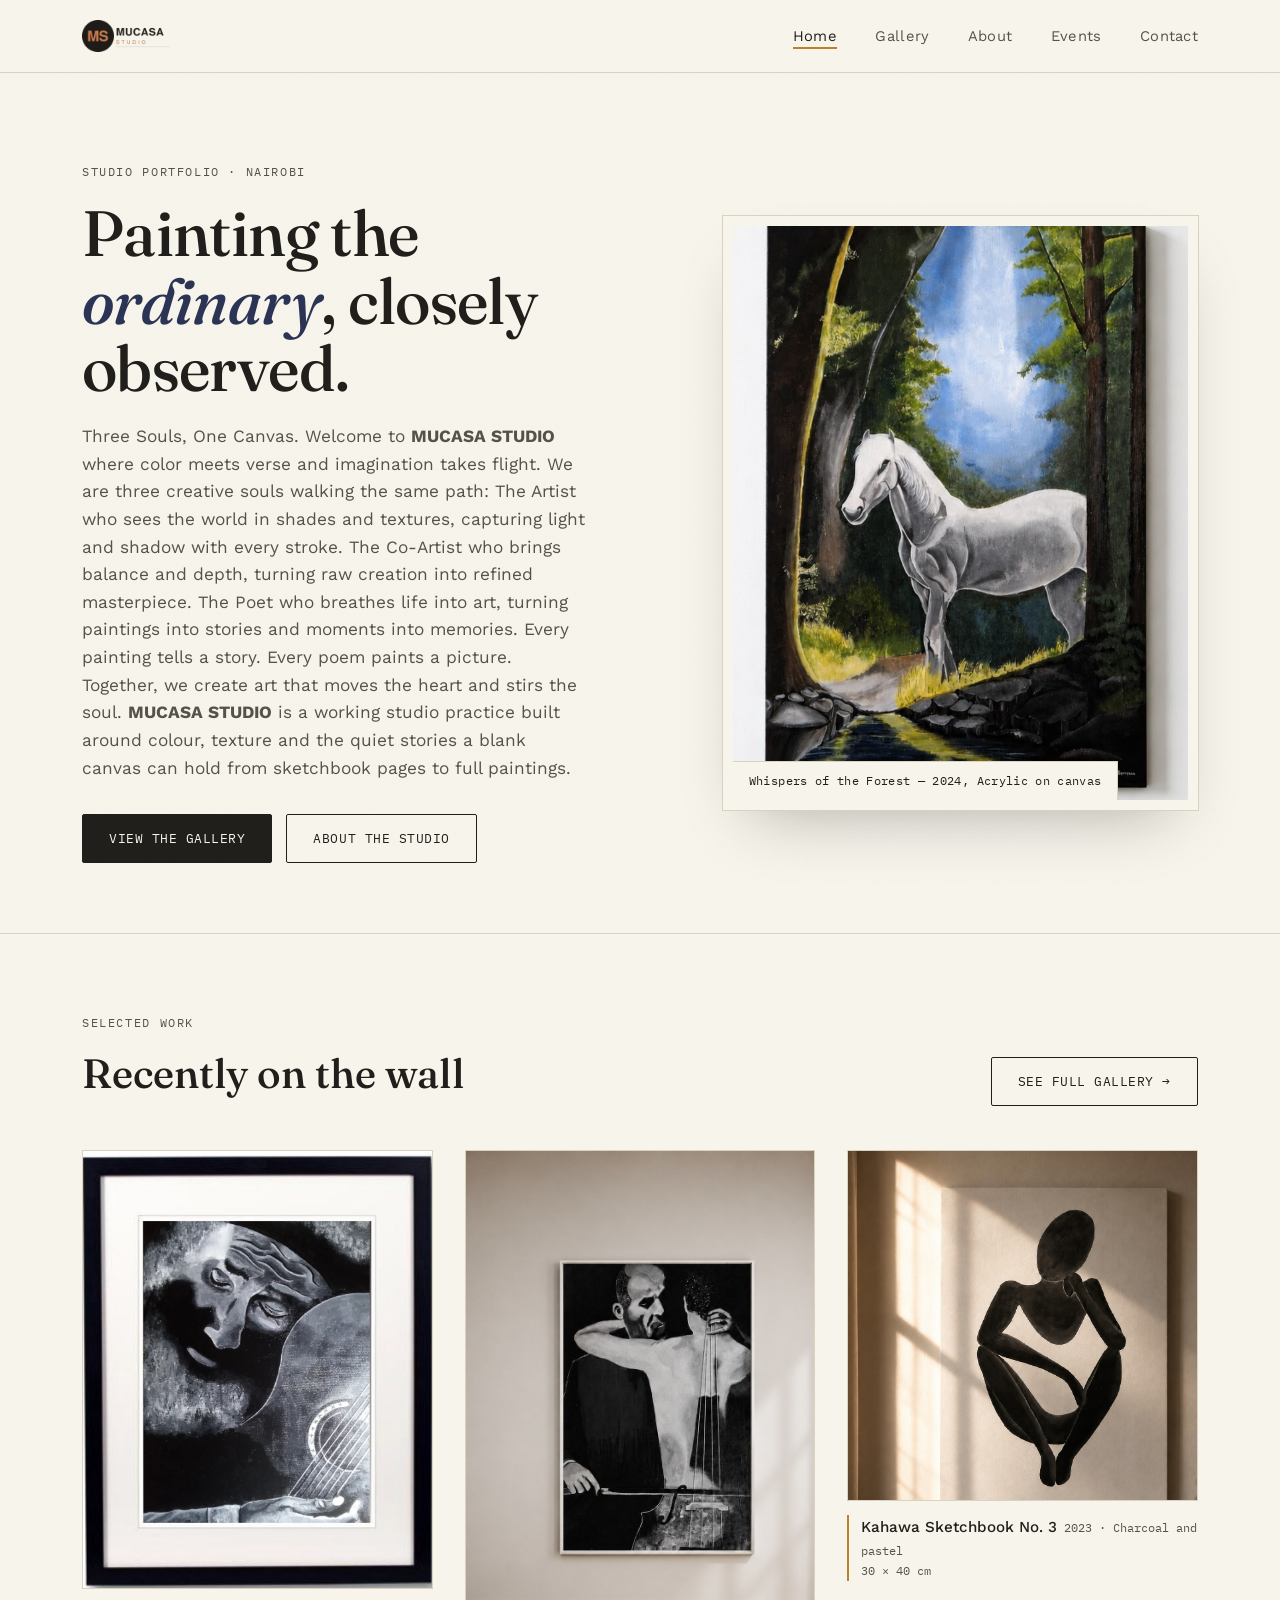
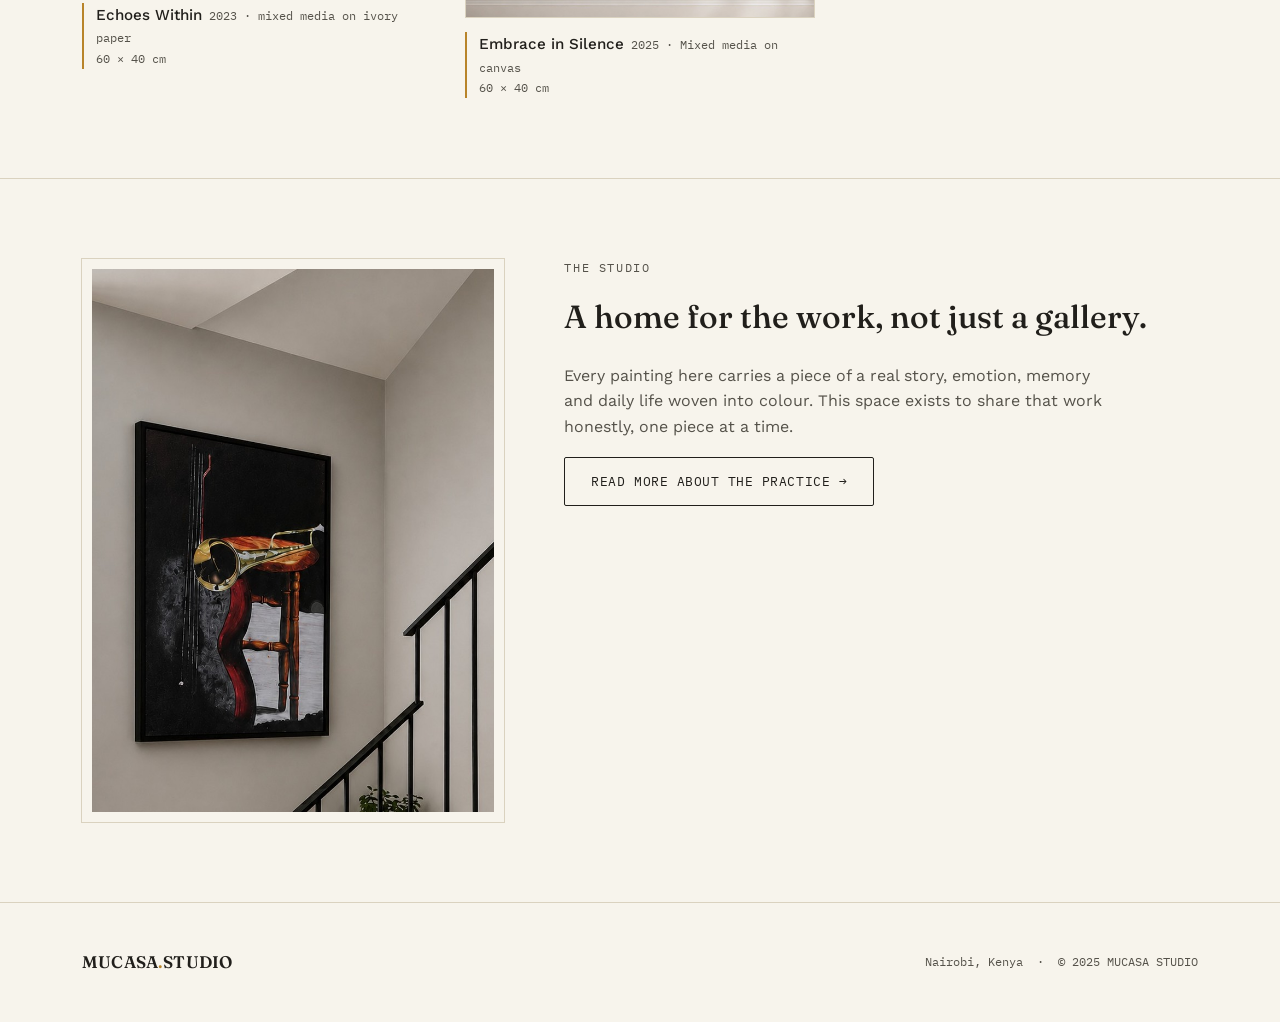
<file: index.html>
<!DOCTYPE html>
<html lang="en">
<head>
<meta charset="UTF-8">
<meta name="viewport" content="width=device-width, initial-scale=1.0">
<title>MUCASA STUDIO — Contemporary Art from Nairobi</title>
<meta name="description" content="MUCASA ART is the studio portfolio of a Nairobi-based artist working in paint, ink and mixed media.">
<link rel="stylesheet" href="css/style.css">
</head>
<body>

<nav class="site-nav">
  <div class="nav-inner">
     <a href="index.html" class="brand brand-logo">
      <img src="images/logo.png" alt="MUCASA STUDIO">
    </a>
    <button class="nav-toggle" aria-label="Toggle menu">MENU</button>
    <ul class="nav-links">
      <li><a href="index.html">Home</a></li>
      <li><a href="gallery.html">Gallery</a></li>
      <li><a href="about.html">About</a></li>
      <li><a href="events.html">Events</a></li>
      <li><a href="contact.html">Contact</a></li>
    </ul>
  </div>
</nav>

<header class="hero">
  <div class="wrap hero-grid">
    <div>
      <div class="eyebrow">Studio portfolio · Nairobi</div>
      <h1>Painting the <em>ordinary</em>, closely observed.</h1>
      <p class="lede">Three Souls, One Canvas.

Welcome to <b>MUCASA STUDIO</b> where color meets verse and imagination takes flight.

We are three creative souls walking the same path:

The Artist who sees the world in shades and textures, capturing light and shadow with every stroke.

The Co-Artist who brings balance and depth, turning raw creation into refined masterpiece.

The Poet who breathes life into art, turning paintings into stories and moments into memories.

Every painting tells a story. Every poem paints a picture. Together, we create art that moves the heart and stirs the soul. <b>MUCASA STUDIO</b> is a working studio practice built around colour, texture and the quiet stories a blank canvas can hold  from sketchbook pages to full paintings.</p>
      <div class="hero-cta">
        <a href="gallery.html" class="btn btn-solid">View the gallery</a>
        <a href="about.html" class="btn">About the studio</a>
      </div>
    </div>
    <div class="hero-frame reveal" id="heroFrame">
      <img id="heroImage" src="images/hero.jpg" alt="Hero artwork" style="width:100%; height:100%; object-fit:cover;">
      <div class="plate">Whispers of the Forest — 2024, Acrylic on canvas</div>
    </div>
  </div>
</header>

<section class="section">
  <div class="wrap">
    <div class="section-head">
      <div>
        <div class="eyebrow">Selected work</div>
        <h2>Recently on the wall</h2>
      </div>
      <a href="gallery.html" class="btn">See full gallery &rarr;</a>
    </div>
    <div class="gallery-grid" id="featuredGrid"></div>
  </div>
</section>

<section class="section">
  <div class="wrap about-grid">
    <div class="reveal">
      <div class="about-portrait" id="studioPortrait">
        <img id="studioImage" src="images/studio.jpg" alt="Studio preview" style="width:100%; height:100%; object-fit:cover;">
      </div>
    </div>
    <div class="reveal">
      <div class="eyebrow">The studio</div>
      <h2 style="font-family:var(--display); font-weight:500; font-size:2rem; margin:14px 0 20px;">A home for the work, not just a gallery.</h2>
      <p style="color:var(--ink-soft); max-width:55ch; margin-bottom:18px;">Every painting here carries a piece of a real story, emotion, memory and daily life woven into colour. This space exists to share that work honestly, one piece at a time.</p>
      <a href="about.html" class="btn">Read more about the practice &rarr;</a>
    </div>
  </div>
</section>

<footer class="site-footer">
  <div class="wrap footer-inner">
    <a href="index.html" class="brand">MUCASA<span>.</span>STUDIO</a>
    <div class="footer-meta">Nairobi, Kenya &nbsp;·&nbsp; &copy; 2025 MUCASA STUDIO</div>
  </div>
</footer>

<script src="js/main.js"></script>
</body>
</html>
</file>
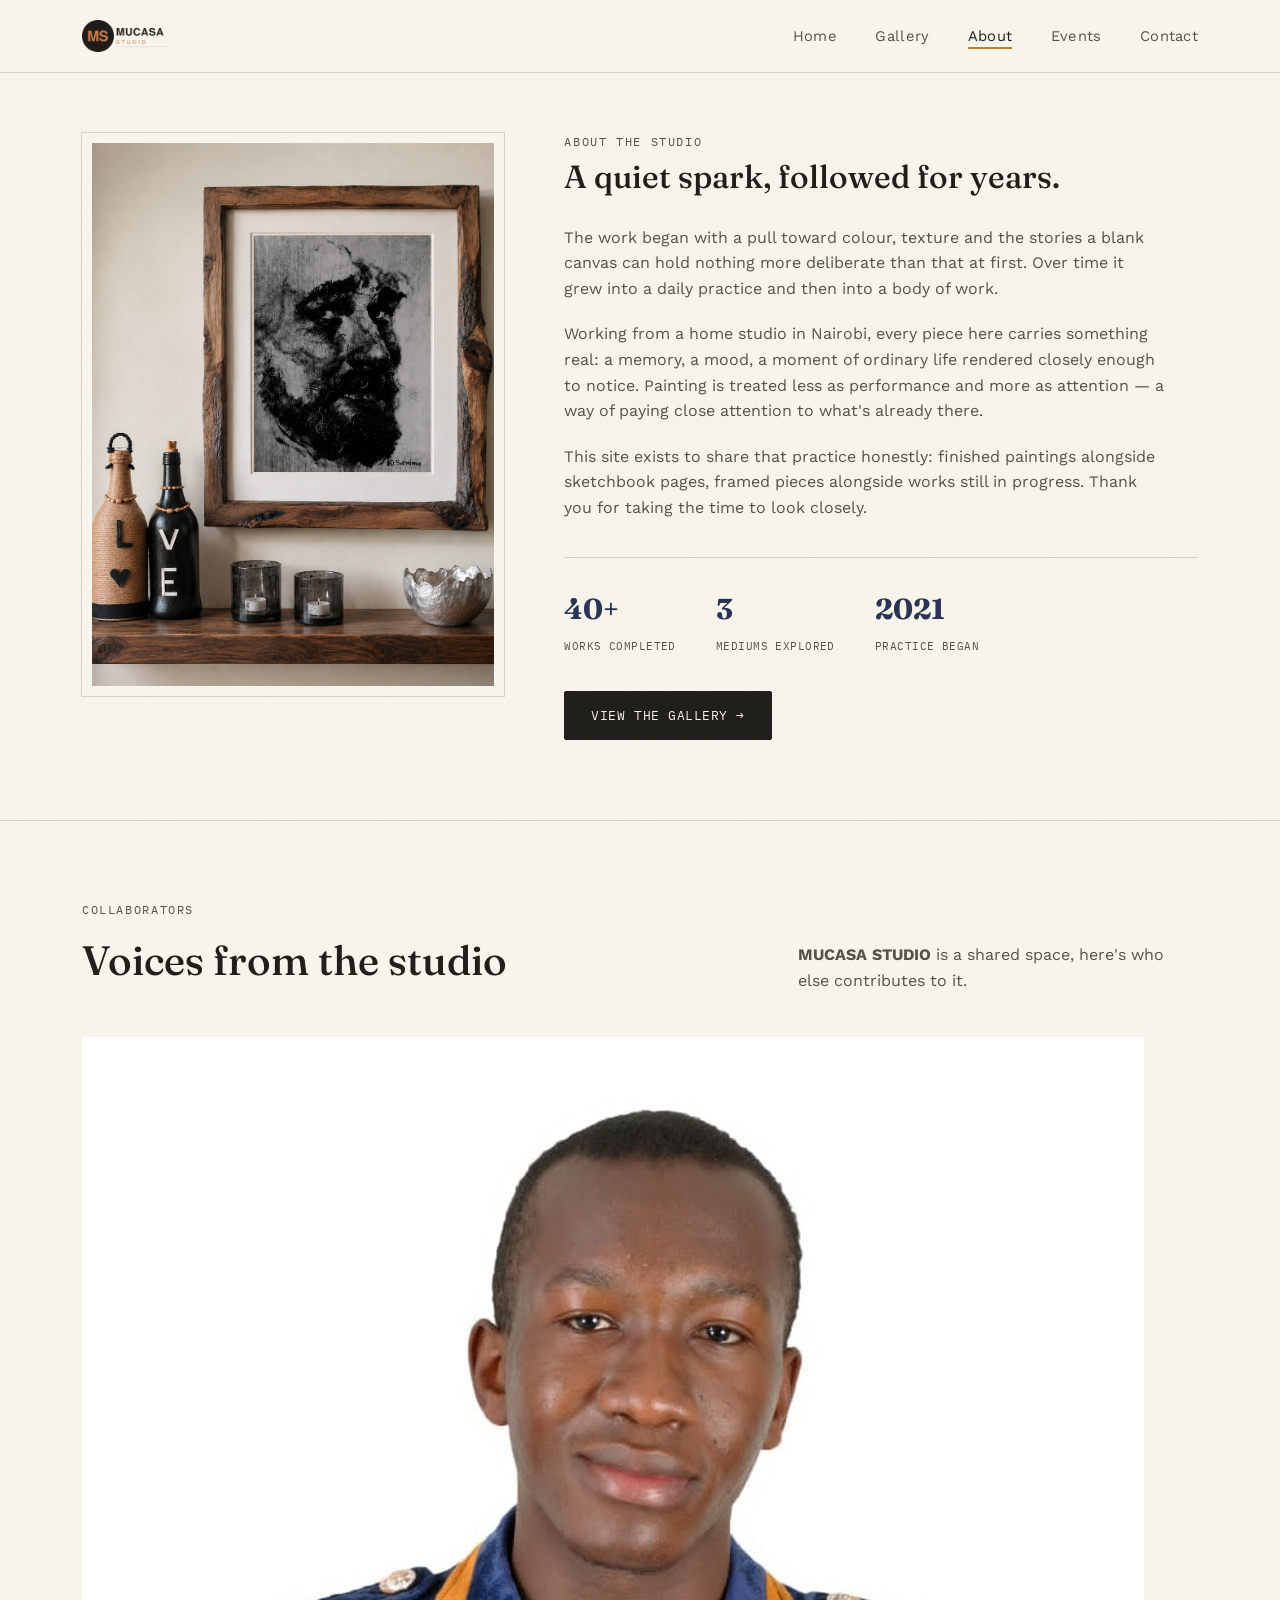
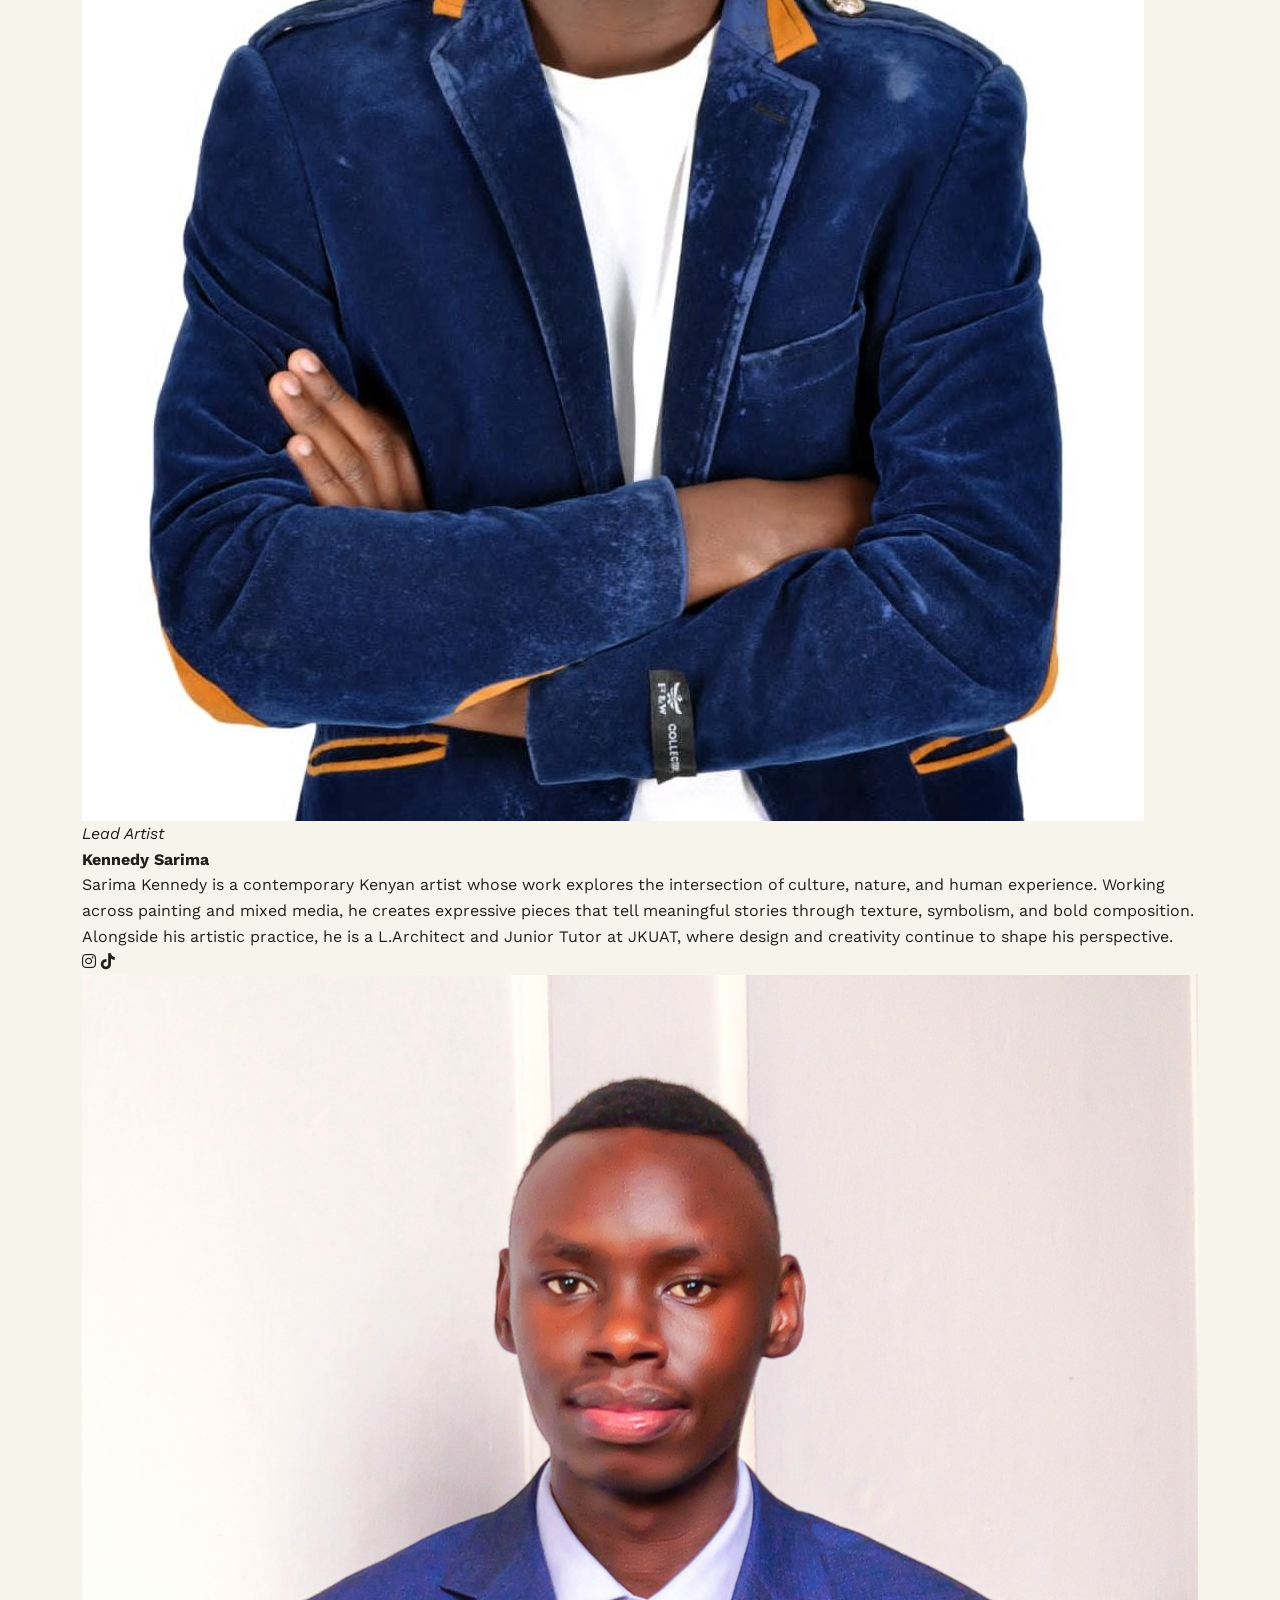
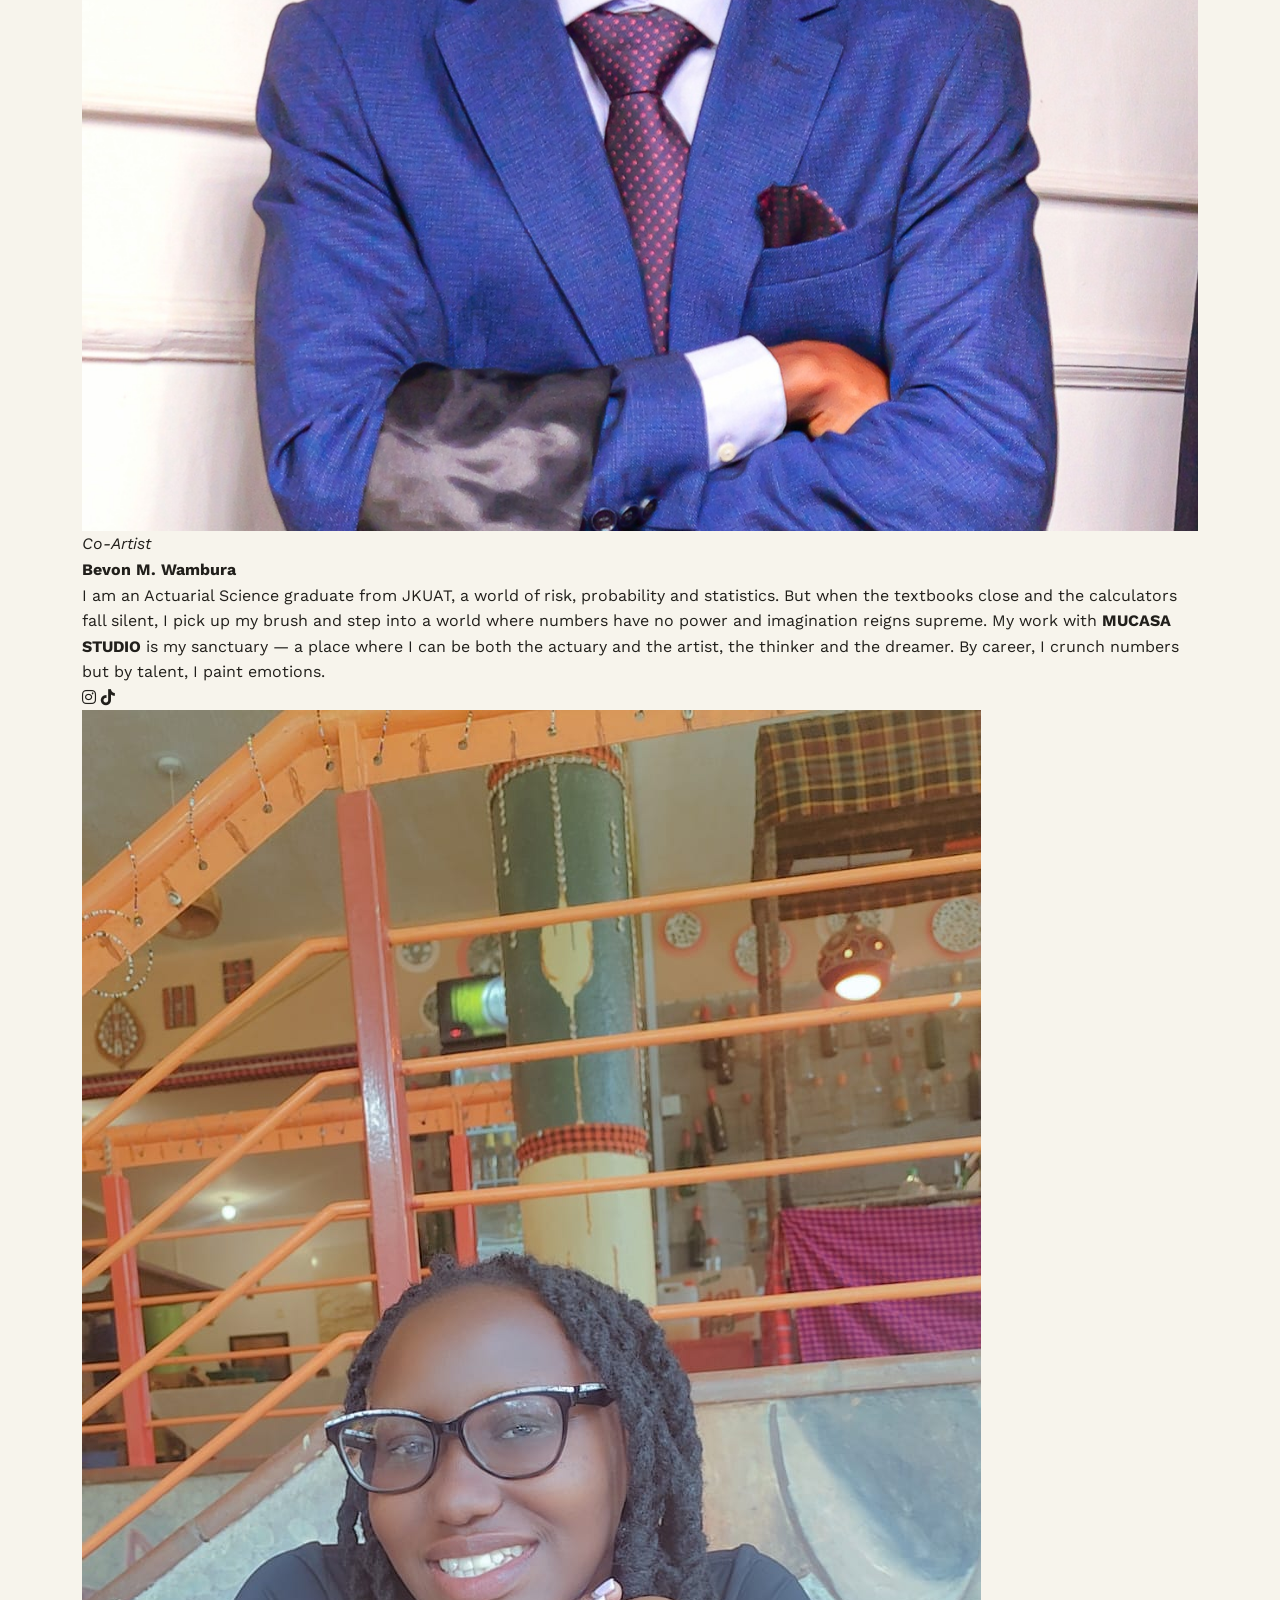
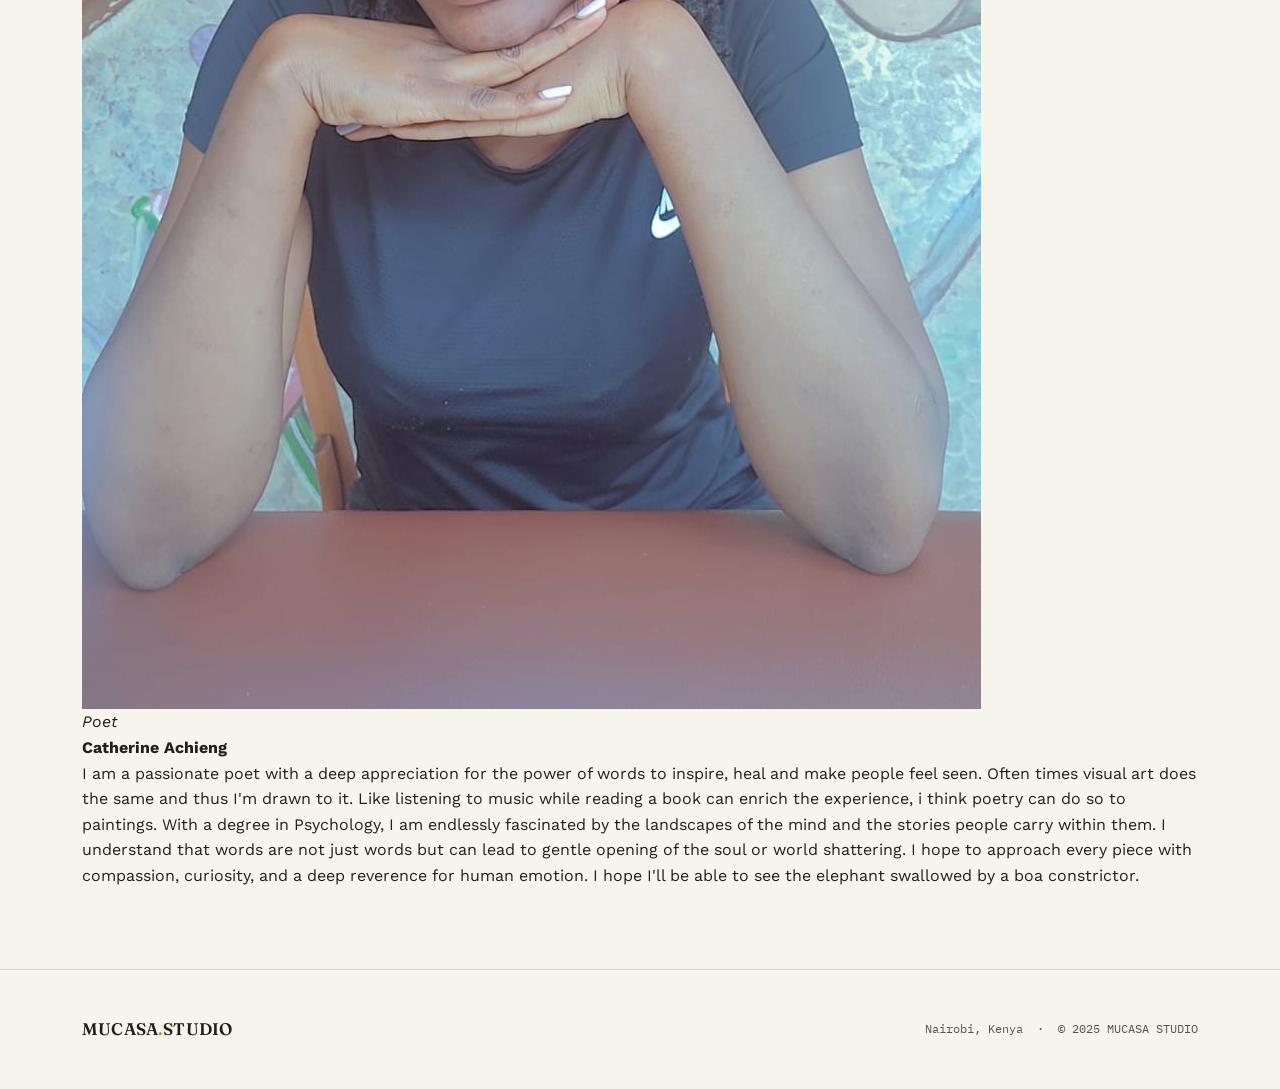
<file: about.html>
<!DOCTYPE html>
<html lang="en">
<head>
<meta charset="UTF-8">
<meta name="viewport" content="width=device-width, initial-scale=1.0">
<title>About — MUCASA STUDIO</title>
<link rel="stylesheet" href="css/style.css">
<link rel="stylesheet" href="https://cdnjs.cloudflare.com/ajax/libs/font-awesome/6.4.0/css/all.min.css">
</head>
<body>

<nav class="site-nav">
  <div class="nav-inner">
     <a href="index.html" class="brand brand-logo">
      <img src="images/logo.png" alt="MUCASA STUDIO">
    </a>
    <button class="nav-toggle" aria-label="Toggle menu">MENU</button>
    <ul class="nav-links">
      <li><a href="index.html">Home</a></li>
      <li><a href="gallery.html">Gallery</a></li>
      <li><a href="about.html">About</a></li>
      <li><a href="events.html">Events</a></li>
      <li><a href="contact.html">Contact</a></li>
    </ul>
  </div>
</nav>

<section class="section" style="padding-top:60px;">
  <div class="wrap about-grid">
    <div class="reveal">
      <div class="about-portrait">
        <img src="images/dashboard.jpg" alt="Portrait of the artist" style="width:100%;height:100%;object-fit:cover;"
             onerror="this.style.display='none'; this.nextElementSibling.style.display='flex';">
        <div class="no-image" style="display:none; position:absolute; inset:0; align-items:center; justify-content:center; text-align:center; padding:12px; font-family:var(--mono); font-size:0.68rem; color:var(--ink-soft);">
          Add images/artist.jpg
        </div>
      </div>
    </div>
    <div class="about-copy reveal">
      <div class="eyebrow">About the studio</div>
      <h2>A quiet spark, followed for years.</h2>
      <p>The work began with a pull toward colour, texture and the stories a blank canvas can hold nothing more deliberate than that at first. Over time it grew into a daily practice and then into a body of work.</p>
      <p>Working from a home studio in  Nairobi, every piece here carries something real: a memory, a mood, a moment of ordinary life rendered closely enough to notice. Painting is treated less as performance and more as attention — a way of paying close attention to what's already there.</p>
      <p>This site exists to share that practice honestly: finished paintings alongside sketchbook pages, framed pieces alongside works still in progress. Thank you for taking the time to look closely.</p>

      <div class="stat-row">
        <div class="stat"><b>40+</b><span>Works completed</span></div>
        <div class="stat"><b>3</b><span>Mediums explored</span></div>
        <div class="stat"><b>2021</b><span>Practice began</span></div>
      </div>

      <a href="gallery.html" class="btn btn-solid" style="margin-top:34px;">View the gallery &rarr;</a>
    </div>
  </div>
</section>

<section class="section">
  <div class="wrap">
    <div class="section-head">
      <div>
        <div class="eyebrow">Collaborators</div>
        <h2>Voices from the studio</h2>
      </div>
      <p><b>MUCASA STUDIO</b> is a shared space, here's who else contributes to it.</p>
    </div>

    <div class="team-grid">

      
      <div class="team-card reveal">
        <div class="team-photo">
          <img src="images/artist.jpg" alt="Portrait of the lead artist"
               onerror="this.style.display='none'; this.nextElementSibling.style.display='flex';">
          <div class="no-image" style="display:none;">Add images/artist.jpg</div>
        </div>
        <div class="team-role"><i>Lead Artist</i></div>
        <div class="team-name"><b>Kennedy Sarima</b></div>
        <p class="team-desc">Sarima Kennedy is a contemporary Kenyan artist whose work explores the intersection of culture, nature, and human experience. Working across painting and mixed media, he creates expressive pieces that tell meaningful stories through texture, symbolism, and bold composition. Alongside his artistic practice, he is a L.Architect and Junior Tutor at JKUAT, where design and creativity continue to shape his perspective.</p>
        <div class="team-social">
          <a href="#" aria-label="Instagram"><i class="fab fa-instagram"></i></a>
          <a href="#" aria-label="TikTok"><i class="fab fa-tiktok"></i></a>
        </div>
      </div>

      
      
      <div class="team-card reveal">
        <div class="team-photo">
          <img src="images/co-artist.jpg" alt="Portrait of the co-artist"
               onerror="this.style.display='none'; this.nextElementSibling.style.display='flex';">
          <div class="no-image" style="display:none;">Add images/co-artist.jpg</div>
        </div>
        <div class="team-role"><i>Co-Artist</i></div>
        <div class="team-name"><b>Bevon M. Wambura</b></div>
        <p class="team-desc">I am an Actuarial Science graduate from JKUAT, a world of risk, probability and statistics. But when the textbooks close and the calculators fall silent, I pick up my brush and step into a world where numbers have no power and imagination reigns supreme. My work with <b>MUCASA STUDIO</b> is my sanctuary — a place where I can be both the actuary and the artist, the thinker and the dreamer. By career, I crunch numbers but by talent, I paint emotions.</p>
        <div class="team-social">
          <a href="https://www.instagram.com/@just_kurian" aria-label="Instagram"><i class="fab fa-instagram"></i></a>
          <a href="https://www.tiktok.com/@just_kurian" aria-label="TikTok"><i class="fab fa-tiktok"></i></a>
        </div>
      </div>

      <!-- Poet -->
      <div class="team-card reveal">
        <div class="team-photo">
          <img src="images/poet.jpg" alt="Portrait of the poet"
               onerror="this.style.display='none'; this.nextElementSibling.style.display='flex';">
          <div class="no-image" style="display:none;">Add images/poet.jpg</div>
        </div>
        <div class="team-role"><i>Poet</i></div>
        <div class="team-name"><b>Catherine Achieng</b></div>
        <p class="team-desc">I am a passionate poet with a deep appreciation for the power of words to inspire, heal and make people feel seen. Often times visual art does the same and thus I'm drawn to it.  Like listening to music while reading a book can enrich the experience, i think poetry can do so to paintings.

With a degree in Psychology, I am endlessly fascinated by the landscapes of the mind and the stories people carry within them. I understand that words are not just words but can lead to gentle opening of the soul or world shattering.  I hope to approach every piece with compassion, curiosity, and a deep reverence for human emotion. I hope I'll be able to see the elephant swallowed by a boa constrictor.</p>
      </div>

    </div>
  </div>
</section>

<footer class="site-footer">
  <div class="wrap footer-inner">
    <a href="index.html" class="brand">MUCASA<span>.</span>STUDIO</a>
    <div class="footer-meta"> Nairobi, Kenya &nbsp;·&nbsp; &copy; 2025 MUCASA STUDIO</div>
  </div>
</footer>

<script src="js/main.js"></script>
</body>
</html>
</file>
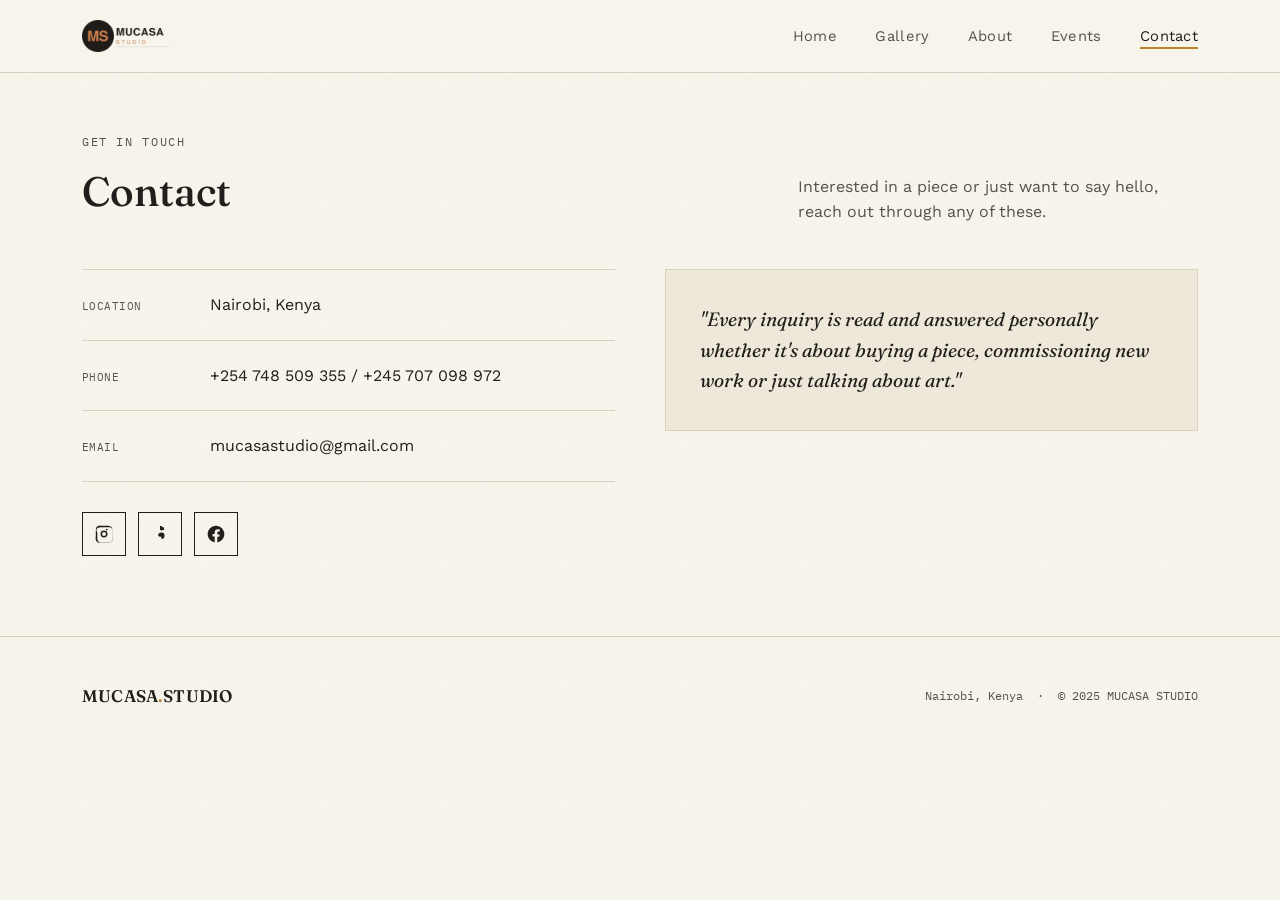
<file: contact.html>
<!DOCTYPE html>
<html lang="en">
<head>
<meta charset="UTF-8">
<meta name="viewport" content="width=device-width, initial-scale=1.0">
<title>Contact — MUCASA STUDIO</title>
<link rel="stylesheet" href="css/style.css">
</head>
<body>

<nav class="site-nav">
  <div class="nav-inner">
     <a href="index.html" class="brand brand-logo">
      <img src="images/logo.png" alt="MUCASA STUDIO">
    </a>
    <button class="nav-toggle" aria-label="Toggle menu">MENU</button>
    <ul class="nav-links">
      <li><a href="index.html">Home</a></li>
      <li><a href="gallery.html">Gallery</a></li>
      <li><a href="about.html">About</a></li>
      <li><a href="events.html">Events</a></li>
      <li><a href="contact.html">Contact</a></li>
    </ul>
  </div>
</nav>

<section class="section" style="padding-top:60px;">
  <div class="wrap">
    <div class="section-head">
      <div>
        <div class="eyebrow">Get in touch</div>
        <h2>Contact</h2>
      </div>
      <p>Interested in a piece or just want to say hello, reach out through any of these.</p>
    </div>

    <div class="contact-grid">
      <div class="reveal">
        <ul class="contact-list">
          <li><span class="k">Location</span><span class="v">Nairobi, Kenya</span></li>
          <li><span class="k">Phone</span><span class="v"><a href="tel:+254748509355">+254 748 509 355 / +245 707 098 972</a></span></li>
          <li><span class="k">Email</span><span class="v"><a href="mailto:mucasaarts@gmail.com">mucasastudio@gmail.com</a></span></li>
        </ul>
        <div class="social-row">
          <a href="https://www.instagram.com/mucasa_studio?igsh=NTc4MTIwNjQ2YQ==" aria-label="Instagram" target="_blank" rel="noopener noreferrer">
            <svg role="img" aria-hidden="true" width="20" height="20" viewBox="0 0 24 24" fill="currentColor" xmlns="http://www.w3.org/2000/svg">
              <path d="M12 2.163c3.204 0 3.584.012 4.85.07 1.17.056 1.97.24 2.427.403.61.213 1.045.47 1.504.93.459.459.717.894.93 1.504.163.457.347 1.257.403 2.427.058 1.266.07 1.646.07 4.85s-.012 3.584-.07 4.85c-.056 1.17-.24 1.97-.403 2.427-.213.61-.47 1.045-.93 1.504-.459.459-.894.717-1.504.93-.457.163-1.257.347-2.427.403-1.266.058-1.646.07-4.85.07s-3.584-.012-4.85-.07c-1.17-.056-1.97-.24-2.427-.403-.61-.213-1.045-.47-1.504-.93-.459-.459-.717-.894-.93-1.504-.163-.457-.347-1.257-.403-2.427C2.175 15.584 2.163 15.204 2.163 12s.012-3.584.07-4.85c.056-1.17.24-1.97.403-2.427.213-.61.47-1.045.93-1.504.459-.459.894-.717 1.504-.93.457-.163 1.257-.347 2.427-.403C8.416 2.175 8.796 2.163 12 2.163zm0 1.838c-3.17 0-3.548.012-4.797.069-1.03.048-1.588.219-1.957.364-.49.197-.84.433-1.21.803-.37.37-.606.72-.803 1.21-.145.369-.316.927-.364 1.957C3.975 9.452 3.963 9.83 3.963 13s.012 3.548.069 4.797c.048 1.03.219 1.588.364 1.957.197.49.433.84.803 1.21.37.37.72.606 1.21.803.369.145.927.316 1.957.364 1.249.057 1.627.069 4.797.069s3.548-.012 4.797-.069c1.03-.048 1.588-.219 1.957-.364.49-.197.84-.433 1.21-.803.37-.37.606-.72.803-1.21.145-.369.316-.927.364-1.957.057-1.249.069-1.627.069-4.797s-.012-3.548-.069-4.797c-.048-1.03-.219-1.588-.364-1.957-.197-.49-.433-.84-.803-1.21-.37-.37-.72-.606-1.21-.803-.369-.145-.927-.316-1.957-.364C15.548 4.013 15.17 4.001 12 4.001z M12 7.838a4.162 4.162 0 1 1 0 8.324 4.162 4.162 0 0 1 0-8.324zm0 1.838a2.324 2.324 0 1 0 0 4.648 2.324 2.324 0 0 0 0-4.648zm4.406-2.991a1.01 1.01 0 1 1-2.02 0 1.01 1.01 0 0 1 2.02 0z"/>
            </svg>
          </a>
          <a href="https://www.tiktok.com/@mucasa__studio" aria-label="TikTok" target="_blank" rel="noopener noreferrer">
            <svg role="img" aria-hidden="true" width="20" height="20" viewBox="0 0 24 24" fill="currentColor" xmlns="http://www.w3.org/2000/svg">
              <path d="M12.002 2.25v5.06c1.03 0 1.85.27 2.56.78 0 0 .01-2.68 1.93-3.86 0 0-.95-.57-2.14-.95V2.25h-2.34zM9.79 14.1a3.83 3.83 0 1 1 3.828 3.902V7.31H16.86v-3.01h-3.242v10.8A3.83 3.83 0 0 1 9.79 14.1z"/>
            </svg>
          </a>
          <a href="https://www.facebook.com/Mucasa_Studio" aria-label="Facebook" target="_blank" rel="noopener noreferrer">
            <svg role="img" aria-hidden="true" width="20" height="20" viewBox="0 0 24 24" fill="currentColor" xmlns="http://www.w3.org/2000/svg">
              <path d="M22 12.07C22 6.51 17.52 2 12 2S2 6.51 2 12.07C2 17.1 5.66 21.14 10.44 21.98V14.89H7.9v-2.82h2.54V10.3c0-2.5 1.49-3.89 3.78-3.89 1.1 0 2.25.2 2.25.2v2.47h-1.26c-1.24 0-1.62.77-1.62 1.56v1.87h2.77l-.44 2.82h-2.33V22C18.34 21.14 22 17.1 22 12.07z"/>
            </svg>
          </a>
        </div>
      </div>

      <div class="reveal">
        <div class="contact-note">
          "Every inquiry is read and answered personally whether it's about buying a piece, commissioning new work or just talking about art."
        </div>
      </div>
    </div>
  </div>
</section>

<footer class="site-footer">
  <div class="wrap footer-inner">
    <a href="index.html" class="brand">MUCASA<span>.</span>STUDIO</a>
    <div class="footer-meta">Nairobi, Kenya &nbsp;·&nbsp; &copy; 2025 MUCASA STUDIO</div>
  </div>
</footer>

<script src="js/main.js"></script>
</body>
</html>
</file>
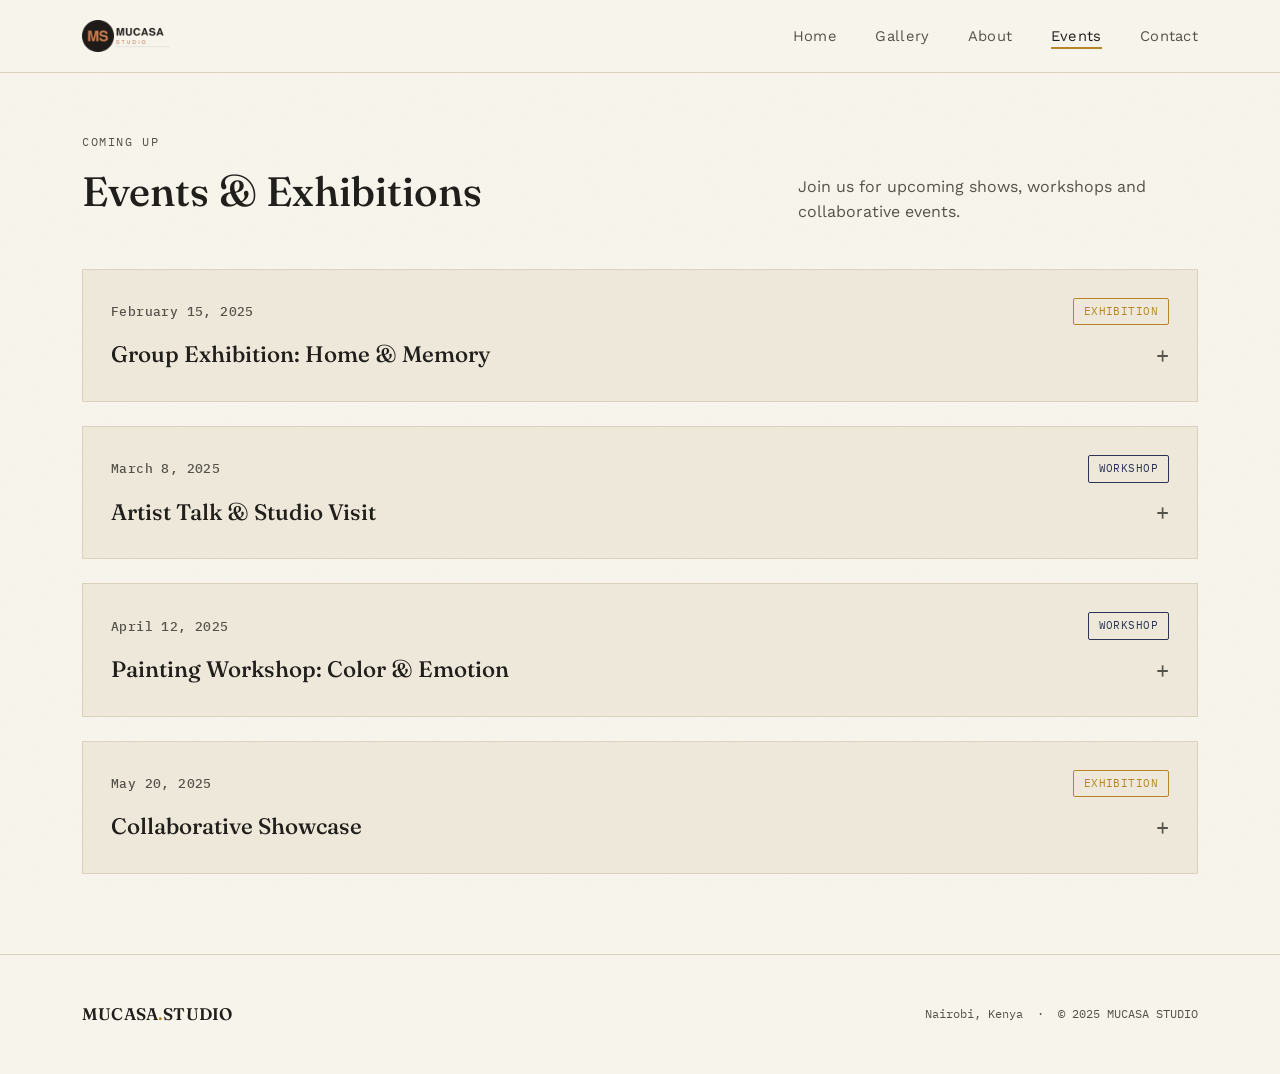
<file: events.html>
<!DOCTYPE html>
<html lang="en">
<head>
<meta charset="UTF-8">
<meta name="viewport" content="width=device-width, initial-scale=1.0">
<title>Events — MUCASA STUDIO</title>
<link rel="stylesheet" href="css/style.css">
</head>
<body>

<nav class="site-nav">
  <div class="nav-inner">
     <a href="index.html" class="brand brand-logo">
      <img src="images/logo.png" alt="MUCASA STUDIO">
    </a>
    <button class="nav-toggle" aria-label="Toggle menu">MENU</button>
    <ul class="nav-links">
      <li><a href="index.html">Home</a></li>
      <li><a href="gallery.html">Gallery</a></li>
      <li><a href="about.html">About</a></li>
      <li><a href="events.html">Events</a></li>
      <li><a href="contact.html">Contact</a></li>
    </ul>
  </div>
</nav>

<section class="section" style="padding-top:60px;">
  <div class="wrap">
    <div class="section-head">
      <div>
        <div class="eyebrow">Coming up</div>
        <h2>Events & Exhibitions</h2>
      </div>
      <p>Join us for upcoming shows, workshops and collaborative events.</p>
    </div>
    <div class="events-list" id="eventsList"></div>
  </div>
</section>

<footer class="site-footer">
  <div class="wrap footer-inner">
    <a href="index.html" class="brand">MUCASA<span>.</span>STUDIO</a>
    <div class="footer-meta">Nairobi, Kenya &nbsp;·&nbsp; &copy; 2025 MUCASA STUDIO</div>
  </div>
</footer>

<script src="js/main.js"></script>
</body>
</html>
</file>
<file: css/style.css>
/* ===========================================================
   MUCASA ART — design tokens
   Palette:
     --wall     #F7F4EC  gallery wall (warm plaster white)
     --ink      #211F1B  near-black text
     --card     #EEE8DA  card / label plaster
     --line     #DAD2BF  hairline rule
     --indigo   #2B3454  deep indigo (adire-dye accent)
     --ochre    #B8842A  ochre gold (beadwork accent)
     --clay     #A24B34  muted clay red (used sparingly)
   Type:
     Display — 'Fraunces' (characterful serif, used with restraint)
     Body    — 'Work Sans'
     Utility — 'IBM Plex Mono' (plaque numbers, labels, meta)
   =========================================================== */

@import url('https://fonts.googleapis.com/css2?family=Fraunces:ital,opsz,wght@0,9..144,400;0,9..144,500;0,9..144,600;1,9..144,500&family=Work+Sans:wght@300;400;500;600&family=IBM+Plex+Mono:wght@400;500&display=swap');

:root {
  --wall: #F7F4EC;
  --wall-deep: #F1ECE0;
  --ink: #211F1B;
  --ink-soft: #55524A;
  --card: #EEE8DA;
  --line: #DAD2BF;
  --indigo: #2B3454;
  --ochre: #B8842A;
  --clay: #A24B34;

  --display: 'Fraunces', serif;
  --body: 'Work Sans', sans-serif;
  --mono: 'IBM Plex Mono', monospace;

  --max: 1180px;
}

.brand-logo {
  display: inline-flex;
  align-items: center;
}

.brand-logo img {
  height: 32px;   /* small and neat; try 28px for even smaller */
  width: auto;
  display: block;
}

@media (max-width: 600px) {
  .brand-logo img { height: 28px; }
}

* { margin: 0; padding: 0; box-sizing: border-box; }

html { scroll-behavior: smooth; }

body {
  font-family: var(--body);
  background: var(--wall);
  color: var(--ink);
  line-height: 1.6;
  -webkit-font-smoothing: antialiased;
}

/* subtle paper-grain texture instead of a glossy gradient */
body::before {
  content: '';
  position: fixed;
  inset: 0;
  pointer-events: none;
  z-index: 0;
  opacity: 0.5;
  background-image: url("data:image/svg+xml,%3Csvg xmlns='http://www.w3.org/2000/svg' width='120' height='120'%3E%3Cfilter id='n'%3E%3CfeTurbulence type='fractalNoise' baseFrequency='0.9' numOctaves='2' stitchTiles='stitch'/%3E%3C/filter%3E%3Crect width='100%25' height='100%25' filter='url(%23n)' opacity='0.035'/%3E%3C/svg%3E");
}

a { color: inherit; text-decoration: none; }
img { display: block; max-width: 100%; }
ul { list-style: none; }

.eyebrow {
  font-family: var(--mono);
  font-size: 0.72rem;
  letter-spacing: 0.14em;
  text-transform: uppercase;
  color: var(--ink-soft);
}

.wrap {
  max-width: var(--max);
  margin: 0 auto;
  padding: 0 32px;
  position: relative;
  z-index: 1;
}

/* ---------- Nav ---------- */
.site-nav {
  position: sticky;
  top: 0;
  z-index: 100;
  background: rgba(247, 244, 236, 0.88);
  backdrop-filter: blur(6px);
  border-bottom: 1px solid var(--line);
}

.nav-inner {
  max-width: var(--max);
  margin: 0 auto;
  padding: 20px 32px;
  display: flex;
  align-items: center;
  justify-content: space-between;
}

.brand {
  font-family: var(--display);
  font-weight: 600;
  font-size: 1.35rem;
  letter-spacing: 0.01em;
}

.brand span { color: var(--ochre); }

.nav-links {
  display: flex;
  gap: 2.4rem;
}

.nav-links a {
  font-size: 0.92rem;
  letter-spacing: 0.02em;
  color: var(--ink-soft);
  position: relative;
  padding-bottom: 4px;
  transition: color 0.25s ease;
}

.nav-links a:hover,
.nav-links a.active {
  color: var(--ink);
}

.nav-links a.active::after {
  content: '';
  position: absolute;
  left: 0; right: 0; bottom: 0;
  height: 2px;
  background: var(--ochre);
}

.nav-toggle { display: none; }

@media (max-width: 720px) {
  .nav-links {
    position: fixed;
    top: 68px; left: 0; right: 0;
    background: var(--wall);
    border-bottom: 1px solid var(--line);
    flex-direction: column;
    gap: 0;
    padding: 8px 0;
    transform: translateY(-8px);
    opacity: 0;
    pointer-events: none;
    transition: all 0.2s ease;
  }
  .nav-links.open {
    transform: translateY(0);
    opacity: 1;
    pointer-events: auto;
  }
  .nav-links a { padding: 14px 32px; width: 100%; }
  .nav-toggle {
    display: block;
    background: none;
    border: none;
    font-family: var(--mono);
    font-size: 0.85rem;
    cursor: pointer;
    color: var(--ink);
  }
}

/* ---------- Buttons ---------- */
.btn {
  display: inline-flex;
  align-items: center;
  gap: 10px;
  font-family: var(--mono);
  font-size: 0.82rem;
  letter-spacing: 0.04em;
  text-transform: uppercase;
  padding: 13px 26px;
  border: 1px solid var(--ink);
  border-radius: 2px;
  transition: all 0.25s ease;
}

.btn:hover { background: var(--ink); color: var(--wall); }

.btn-solid {
  background: var(--ink);
  color: var(--wall);
}

.btn-solid:hover { background: var(--indigo); border-color: var(--indigo); }

/* ---------- Hero (index) ---------- */
.hero {
  padding: 90px 0 70px;
  border-bottom: 1px solid var(--line);
}

.hero-grid {
  display: grid;
  grid-template-columns: 1.1fr 0.9fr;
  gap: 60px;
  align-items: center;
}

.hero h1 {
  font-family: var(--display);
  font-weight: 500;
  font-size: clamp(2.6rem, 5vw, 4.2rem);
  line-height: 1.05;
  letter-spacing: -0.01em;
  margin: 18px 0 22px;
}

.hero h1 em {
  font-style: italic;
  color: var(--indigo);
}

.hero p.lede {
  font-size: 1.08rem;
  color: var(--ink-soft);
  max-width: 46ch;
  margin-bottom: 32px;
}

.hero-cta { display: flex; gap: 14px; flex-wrap: wrap; }

/* framed hero artwork block — signature element preview */
.hero-frame {
  position: relative;
  aspect-ratio: 4/5;
  background: linear-gradient(155deg, var(--indigo) 0%, #1b2338 60%, var(--clay) 130%);
  border: 10px solid var(--wall);
  outline: 1px solid var(--line);
  box-shadow: 0 30px 60px -30px rgba(33,31,27,0.35);
  overflow: hidden;
}

.hero-frame-overlay {
  transition: opacity 0.3s ease, background 0.3s ease;
}

.hero-frame-overlay:hover {
  background: rgba(0,0,0,0.1);
}

.hero-frame #heroImage.loaded ~ .hero-frame-overlay {
  display: none;
}

.hero-frame .plate {
  position: absolute;
  left: -1px; bottom: -1px;
  background: var(--wall);
  border: 1px solid var(--line);
  padding: 10px 16px;
  font-family: var(--mono);
  font-size: 0.72rem;
  letter-spacing: 0.03em;
}

/* ---------- Section scaffolding ---------- */
.section { padding: 80px 0; }
.section + .section { border-top: 1px solid var(--line); }

.section-head {
  display: flex;
  justify-content: space-between;
  align-items: flex-end;
  gap: 24px;
  margin-bottom: 44px;
  flex-wrap: wrap;
}

.section-head h2 {
  font-family: var(--display);
  font-weight: 500;
  font-size: clamp(1.9rem, 3.2vw, 2.6rem);
  margin-top: 8px;
}

.section-head p { color: var(--ink-soft); max-width: 40ch; }

/* ---------- Museum plaque — the signature element ---------- */
.plaque {
  font-family: var(--mono);
  font-size: 0.74rem;
  color: var(--ink-soft);
  line-height: 1.7;
  border-left: 2px solid var(--ochre);
  padding-left: 12px;
}

.plaque .plaque-title {
  font-family: var(--body);
  font-size: 0.95rem;
  color: var(--ink);
  font-weight: 500;
  letter-spacing: 0;
}

/* ---------- Gallery grid (staggered, not uniform boxes) ---------- */
.gallery-grid {
  display: grid;
  grid-template-columns: repeat(3, 1fr);
  gap: 80px 32px;
  /* Increased gap to prevent plaque overlap */
}

.piece {
  cursor: pointer;
  display: flex;
  flex-direction: column;
}

.piece:nth-child(3n+2) { margin-top: 0; }
.piece:nth-child(5n) { margin-top: 0; }

.piece-frame {
  aspect-ratio: var(--ar, 4/5);
  overflow: hidden;
  border: 1px solid var(--line);
  background: var(--card);
  position: relative;
}

.piece-frame img {
  width: 100%; height: 100%; object-fit: cover;
  transition: transform 0.6s cubic-bezier(.2,.8,.2,1);
}

.piece:hover .piece-frame img { transform: scale(1.045); }

.piece-frame .no-image {
  position: absolute; inset: 0;
  display: flex; align-items: center; justify-content: center;
  font-family: var(--mono);
  font-size: 0.7rem;
  color: var(--ink-soft);
  background:
    repeating-linear-gradient(45deg, var(--card), var(--card) 10px, var(--wall-deep) 10px, var(--wall-deep) 20px);
}

.piece .plaque { 
  margin-top: 14px;
  white-space: normal;
  word-wrap: break-word;
  overflow-wrap: break-word;
  flex-shrink: 0;
}

@media (max-width: 900px) {
  .gallery-grid { grid-template-columns: repeat(2, 1fr); }
  .piece:nth-child(3n+2), .piece:nth-child(5n) { margin-top: 0; }
}
@media (max-width: 560px) {
  .gallery-grid { grid-template-columns: 1fr; }
  .hero-grid { grid-template-columns: 1fr; }
}

/* Ensure the crafts grid doesn't visually overlap the footer */
#craftGrid {
  margin-bottom: 140px;
  position: relative;
  z-index: 1;
}
#craftGrid .piece {
  position: relative;
  z-index: 1;
}

/* Disable the stagger offsets inside the craft grid so plaques are not overlapped */
#craftGrid .piece:nth-child(3n+2),
#craftGrid .piece:nth-child(5n) {
  margin-top: 0 !important;
}

/* Ensure plaque text sits above neighbouring images */
#craftGrid .plaque {
  position: relative;
  z-index: 3;
  background: transparent;
}

/* ---------- Series gallery ---------- */
#seriesGrid {
  margin-bottom: 80px;
  position: relative;
  z-index: 1;
}

#seriesGrid .piece {
  position: relative;
  z-index: 1;
}

#seriesGrid .piece:nth-child(3n+2),
#seriesGrid .piece:nth-child(5n) {
  margin-top: 0 !important;
}

.series-badge {
  position: absolute;
  top: 12px;
  right: 12px;
  background: rgba(43, 52, 84, 0.9);
  color: #F7F4EC;
  padding: 6px 12px;
  font-family: var(--mono);
  font-size: 0.68rem;
  letter-spacing: 0.03em;
  text-transform: uppercase;
  border-radius: 2px;
  z-index: 2;
}

#seriesGrid .plaque {
  position: relative;
  z-index: 3;
  background: transparent;
}

/* Special sizing for featured craft piece */
.gallery-grid .piece.craft-feature {
  grid-column: 1 / -1;
  text-align: center;
}

.gallery-grid .piece.craft-feature .piece-frame {
  width: 360px;
  max-width: 72%;
  border: 1px solid var(--line);
  margin: 0 auto;
}

.gallery-grid .piece.craft-feature .plaque {
  margin: 12px auto 0;
  text-align: center;
}

.gallery-grid .piece.craft-feature .piece-frame img {
  width: 100%;
  height: auto;
  object-fit: contain;
}

@media (max-width: 720px) {
  .gallery-grid .piece.craft-feature .piece-frame { width: 320px; max-width: 84%; }
}

/* ---------- Filters (gallery page) ---------- */
.filters {
  display: flex;
  gap: 10px;
  flex-wrap: wrap;
}

.filter-btn {
  font-family: var(--mono);
  font-size: 0.72rem;
  letter-spacing: 0.03em;
  text-transform: uppercase;
  padding: 8px 16px;
  border: 1px solid var(--line);
  background: transparent;
  cursor: pointer;
  color: var(--ink-soft);
  transition: all 0.2s ease;
}

.filter-btn:hover { border-color: var(--ink); color: var(--ink); }

.filter-btn.active {
  background: var(--ink);
  color: var(--wall);
  border-color: var(--ink);
}

/* ---------- About page ---------- */
.about-grid {
  display: grid;
  grid-template-columns: 0.8fr 1.2fr;
  gap: 60px;
}

.about-portrait {
  position: relative;
  aspect-ratio: 3/4;
  background: linear-gradient(160deg, var(--ochre) 0%, var(--clay) 100%);
  border: 10px solid var(--wall);
  outline: 1px solid var(--line);
  overflow: hidden;
}

.studio-upload-overlay {
  position: absolute;
  inset: 0;
  display: flex;
  flex-direction: column;
  align-items: center;
  justify-content: center;
  gap: 16px;
  background: rgba(247, 244, 236, 0.88);
}

.studio-upload-overlay:hover {
  background: rgba(247, 244, 236, 0.95);
}

.about-copy p { margin-bottom: 20px; color: var(--ink-soft); max-width: 60ch; }
.about-copy h2 { font-family: var(--display); font-weight: 500; font-size: 2rem; margin-bottom: 22px; }

.stat-row {
  display: flex;
  gap: 40px;
  margin-top: 36px;
  border-top: 1px solid var(--line);
  padding-top: 28px;
}

.stat b {
  display: block;
  font-family: var(--display);
  font-size: 1.8rem;
  color: var(--indigo);
}

.stat span {
  font-family: var(--mono);
  font-size: 0.68rem;
  letter-spacing: 0.04em;
  text-transform: uppercase;
  color: var(--ink-soft);
}

@media (max-width: 720px) {
  .about-grid { grid-template-columns: 1fr; }
}

/* ---------- Contact page ---------- */
.contact-grid {
  display: grid;
  grid-template-columns: 1fr 1fr;
  gap: 50px;
}

.contact-list li {
  border-top: 1px solid var(--line);
  padding: 22px 0;
  display: flex;
  gap: 18px;
  align-items: baseline;
}

.contact-list li:last-child { border-bottom: 1px solid var(--line); }

.contact-list .k {
  font-family: var(--mono);
  font-size: 0.7rem;
  letter-spacing: 0.04em;
  text-transform: uppercase;
  color: var(--ink-soft);
  width: 110px;
  flex-shrink: 0;
}

.contact-list .v a:hover { color: var(--indigo); }

.social-row { display: flex; gap: 12px; margin-top: 30px; }

.social-row a {
  width: 44px; height: 44px;
  border: 1px solid var(--ink);
  display: flex; align-items: center; justify-content: center;
  transition: all 0.2s ease;
}

.social-row a { color: var(--ink); }
.social-row a svg { width: 20px; height: 20px; display: block; fill: currentColor; }
.social-row a:hover { background: var(--ink); color: var(--wall); }

.contact-note {
  background: var(--card);
  border: 1px solid var(--line);
  padding: 34px;
  font-family: var(--display);
  font-style: italic;
  font-size: 1.2rem;
  line-height: 1.6;
  color: var(--ink);
}

/* ---------- Artwork detail page ---------- */
.detail-grid {
  display: grid;
  grid-template-columns: 1.2fr 0.8fr;
  gap: 60px;
  align-items: start;
}

.detail-frame {
  border: 12px solid var(--wall-deep);
  outline: 1px solid var(--line);
  background: var(--card);
  aspect-ratio: 4/5;
  overflow: hidden;
  position: relative;
}

.detail-frame img { width: 100%; height: 100%; object-fit: contain; background-color: var(--card); display: block; }

/* Detail page thumbnail gallery */
.detail-gallery {
  position: absolute;
  left: 12px;
  right: 12px;
  bottom: 12px;
  display: flex;
  gap: 8px;
  justify-content: center;
  z-index: 3;
  pointer-events: auto;
}
.detail-thumb {
  border: 1px solid var(--line);
  background: var(--wall);
  padding: 2px;
  width: 64px;
  height: 64px;
  display: inline-flex;
  align-items: center;
  justify-content: center;
  cursor: pointer;
}
.detail-thumb img { width: 100%; height: 100%; object-fit: cover; display: block; }


.detail-plaque .plaque-title {
  font-family: var(--display);
  font-size: 1.7rem;
  font-weight: 500;
  color: var(--ink);
  display: block;
  margin-bottom: 10px;
}

.detail-plaque {
  font-family: var(--mono);
  font-size: 0.82rem;
  color: var(--ink-soft);
  line-height: 2;
  border-left: 2px solid var(--ochre);
  padding-left: 18px;
}

.detail-desc {
  margin-top: 26px;
  color: var(--ink-soft);
  max-width: 55ch;
  font-family: var(--body);
  font-size: 1rem;
}

.back-link {
  font-family: var(--mono);
  font-size: 0.78rem;
  color: var(--ink-soft);
  display: inline-flex;
  gap: 8px;
  margin-bottom: 30px;
}

.back-link:hover { color: var(--ink); }

.detail-nav {
  display: flex;
  justify-content: space-between;
  margin-top: 60px;
  border-top: 1px solid var(--line);
  padding-top: 26px;
}

@media (max-width: 800px) {
  .detail-grid, .contact-grid { grid-template-columns: 1fr; }
}

/* ---------- Lightbox ---------- */
.lightbox {
  display: none;
  position: fixed; inset: 0;
  z-index: 10001;
  background: rgba(33,31,27,0.94);
  align-items: center;
  justify-content: center;
}

.lightbox.active { display: flex; }

.lightbox-content { max-width: 88vw; max-height: 86vh; text-align: center; }
.lightbox-content img { max-height: 78vh; margin: 0 auto; }

.lightbox-caption {
  font-family: var(--mono);
  font-size: 0.8rem;
  color: #F7F4EC;
  margin-top: 18px;
}

.lightbox-close {
  position: absolute; top: 26px; right: 32px;
  background: none; border: none;
  color: #F7F4EC; font-size: 1.8rem; cursor: pointer;
}

/* ---------- Footer ---------- */
.site-footer {
  border-top: 1px solid var(--line);
  padding: 46px 0;
  /* Footer should sit after page content; don't stack above content */
  clear: both;
  position: relative;
}

.footer-inner {
  display: flex;
  justify-content: space-between;
  align-items: center;
  flex-wrap: wrap;
  gap: 16px;
}

.footer-inner .brand { font-size: 1.05rem; }

.footer-meta {
  font-family: var(--mono);
  font-size: 0.72rem;
  color: var(--ink-soft);
}

/* ---------- Scroll reveal ---------- */
.reveal {
  opacity: 0;
  transform: translateY(16px);
  transition: opacity 0.6s ease, transform 0.6s ease;
}
.reveal.in { opacity: 1; transform: translateY(0); }

@media (prefers-reduced-motion: reduce) {
  .reveal { opacity: 1; transform: none; transition: none; }
  .piece-frame img { transition: none; }
}

/* focus visibility */
a:focus-visible, button:focus-visible {
  outline: 2px solid var(--indigo);
  outline-offset: 3px;
}

/* ---------- Events page ---------- */
.events-list { display: flex; flex-direction: column; gap: 24px; }

.event-card {
  border: 1px solid var(--line);
  padding: 28px;
  background: var(--card);
  transition: all 0.25s ease;
}

.event-card:hover { border-color: var(--ink); }

.event-header {
  display: flex;
  justify-content: space-between;
  align-items: center;
  margin-bottom: 12px;
  gap: 12px;
  flex-wrap: wrap;
}

.event-date {
  font-family: var(--mono);
  font-size: 0.82rem;
  letter-spacing: 0.03em;
  color: var(--ink-soft);
  font-weight: 500;
}

.event-type {
  font-family: var(--mono);
  font-size: 0.68rem;
  letter-spacing: 0.04em;
  text-transform: uppercase;
  padding: 4px 10px;
  border: 1px solid var(--ink);
  border-radius: 2px;
  color: var(--ink);
}

.event-type[data-type="exhibition"] { border-color: var(--ochre); color: var(--ochre); }
.event-type[data-type="workshop"] { border-color: var(--indigo); color: var(--indigo); }

.event-title {
  font-family: var(--display);
  font-weight: 500;
  font-size: 1.4rem;
  color: var(--ink);
  margin: 0;              
  display: block;
}

.event-toggle {
  width: 100%;
  display: block;
  background: none;
  border: 0;
  padding: 0;
  color: inherit;
  font: inherit;
  text-align: left;
  cursor: pointer;
}

.event-toggle:focus-visible {
  outline: 2px solid var(--ink);
  outline-offset: 6px;
}

.event-title-row {
  display: flex;
  justify-content: space-between;
  align-items: center;
  gap: 16px;
}

.event-icon {
  font-family: var(--mono);
  font-size: 1.4rem;
  line-height: 1;
  flex-shrink: 0;
  color: var(--ink-soft);
  transition: color 0.25s ease;
}

.event-card:hover .event-icon,
.event-card.open .event-icon { color: var(--ink); }

.event-card.open { border-color: var(--ink); }

.event-more {
  margin-top: 18px;
  padding-top: 18px;
  border-top: 1px solid var(--line);
}
.event-more[hidden] { display: none; }

.event-details {
  display: flex;
  gap: 24px;
  margin-bottom: 14px;
  flex-wrap: wrap;
}

.event-time, .event-location {
  font-size: 0.92rem;
  color: var(--ink-soft);
}

.event-description {
  color: var(--ink-soft);
  max-width: 65ch;
  margin-bottom: 12px;
  line-height: 1.6;
}

.event-cta {
  font-family: var(--mono);
  font-size: 0.78rem;
  letter-spacing: 0.02em;
  color: var(--indigo);
  display: inline-block;
  transition: color 0.2s ease;
}

.event-cta:hover { color: var(--ochre); }

@media (max-width: 560px) {
  .event-card { padding: 20px; }
  .event-header { flex-direction: column; align-items: flex-start; }
  .event-title { font-size: 1.1rem; }
  .event-details { flex-direction: column; gap: 8px; }
}
</file>
